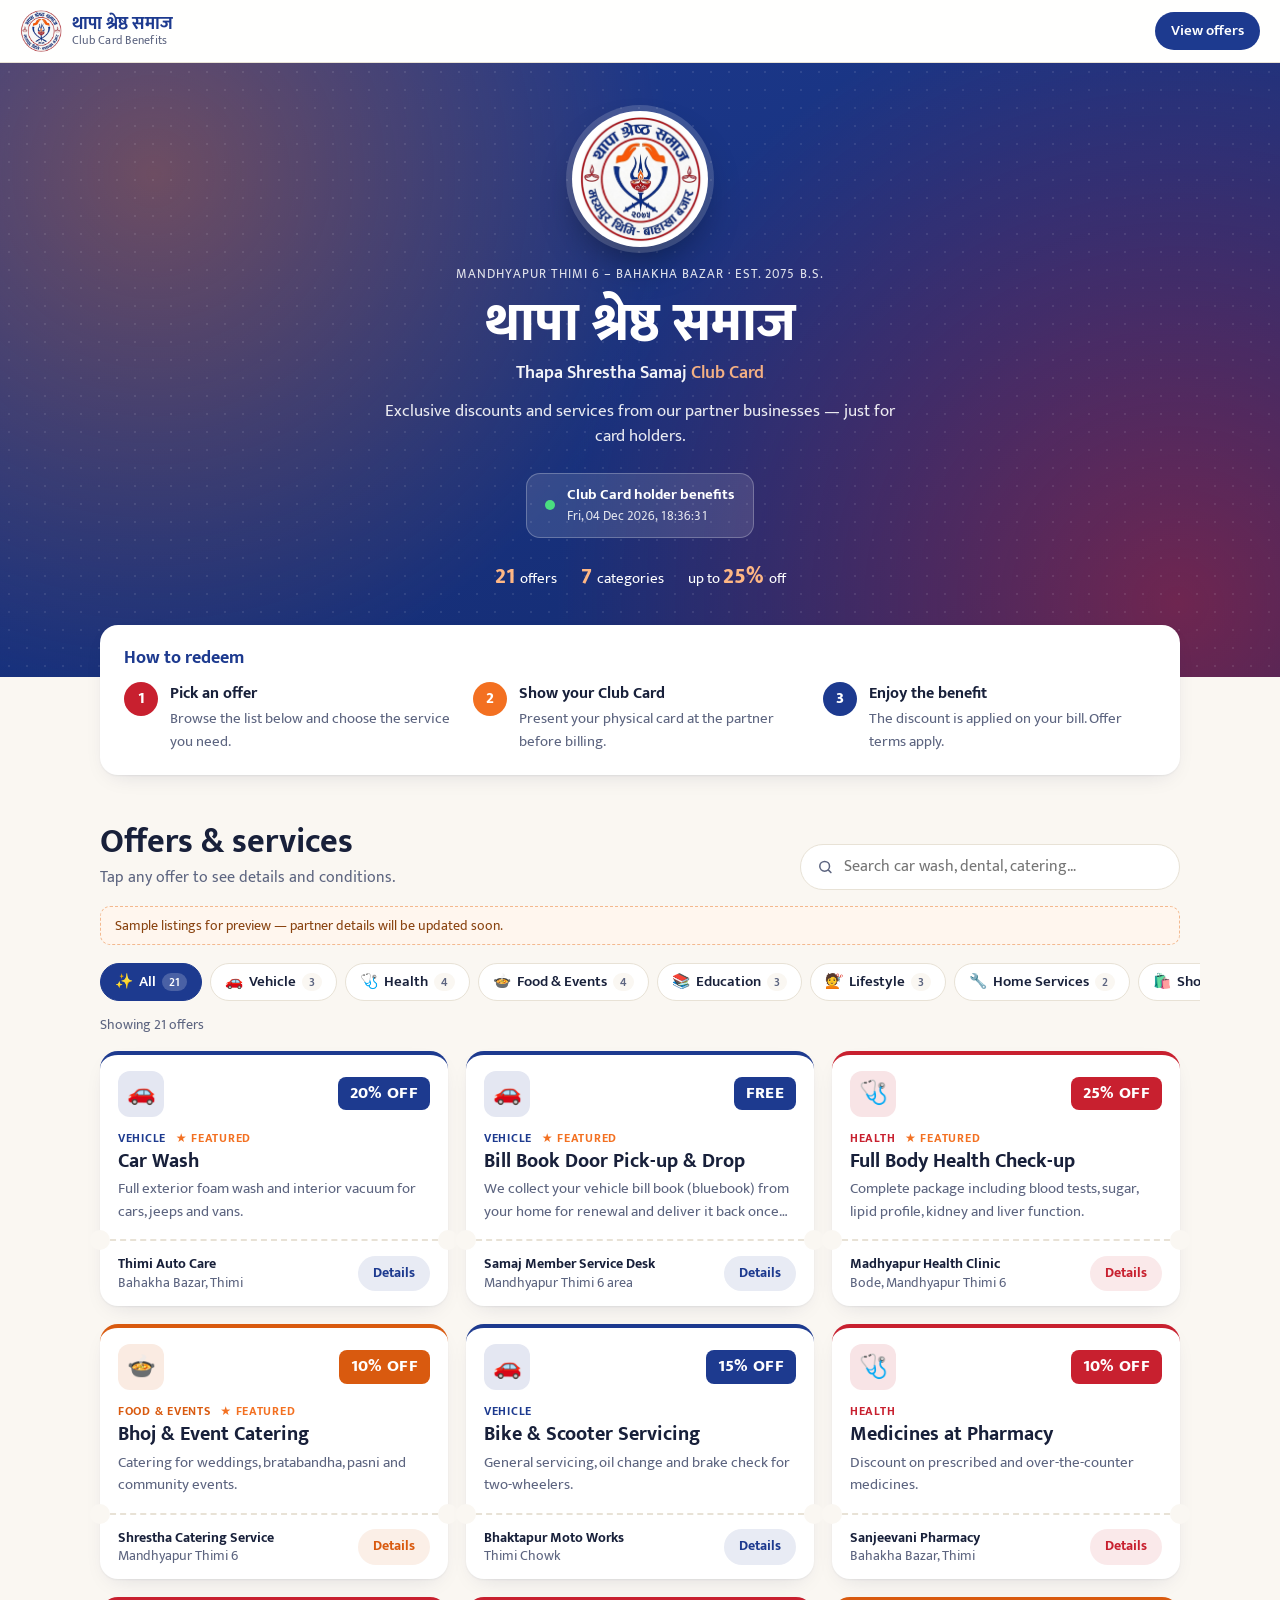
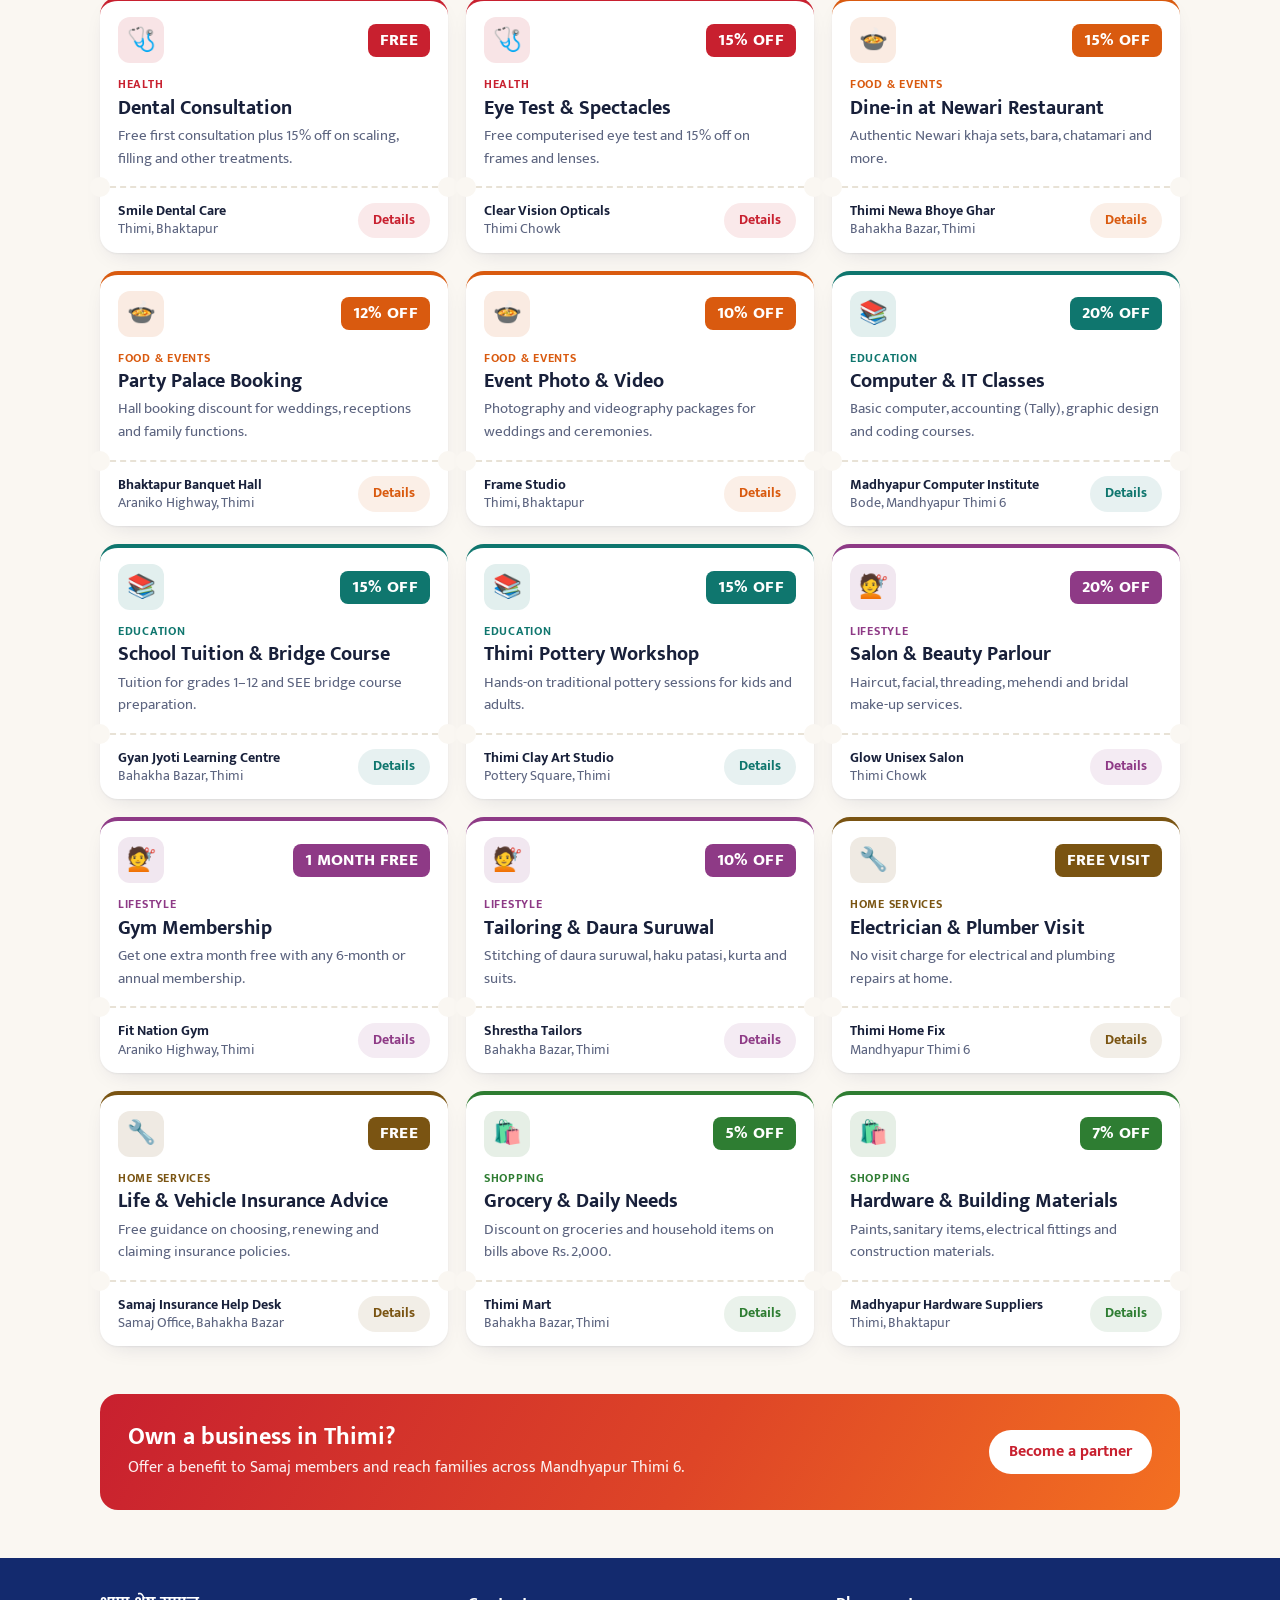
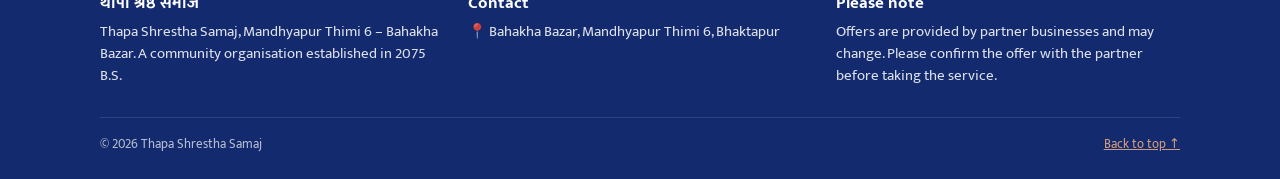
<file: index.html>
<!DOCTYPE html>
<html lang="en">
<head>
  <meta charset="utf-8">
  <meta name="viewport" content="width=device-width, initial-scale=1">
  <title>Thapa Shrestha Samaj</title>
  <!-- Until a main society website exists, send visitors to the Club Card offers page. -->
  <meta http-equiv="refresh" content="0; url=offers/">
  <link rel="canonical" href="offers/">
  <link rel="icon" href="offers/assets/logo.png">
  <script>location.replace('offers/' + location.search + location.hash);</script>
  <style>
    body { margin: 0; min-height: 100vh; display: grid; place-items: center; font-family: system-ui, sans-serif; background: #faf7f2; color: #18203a; }
    a { color: #1d3a8f; font-weight: 600; }
  </style>
</head>
<body>
  <p>Opening Club Card offers… <a href="offers/">Continue</a></p>
</body>
</html>
</file>
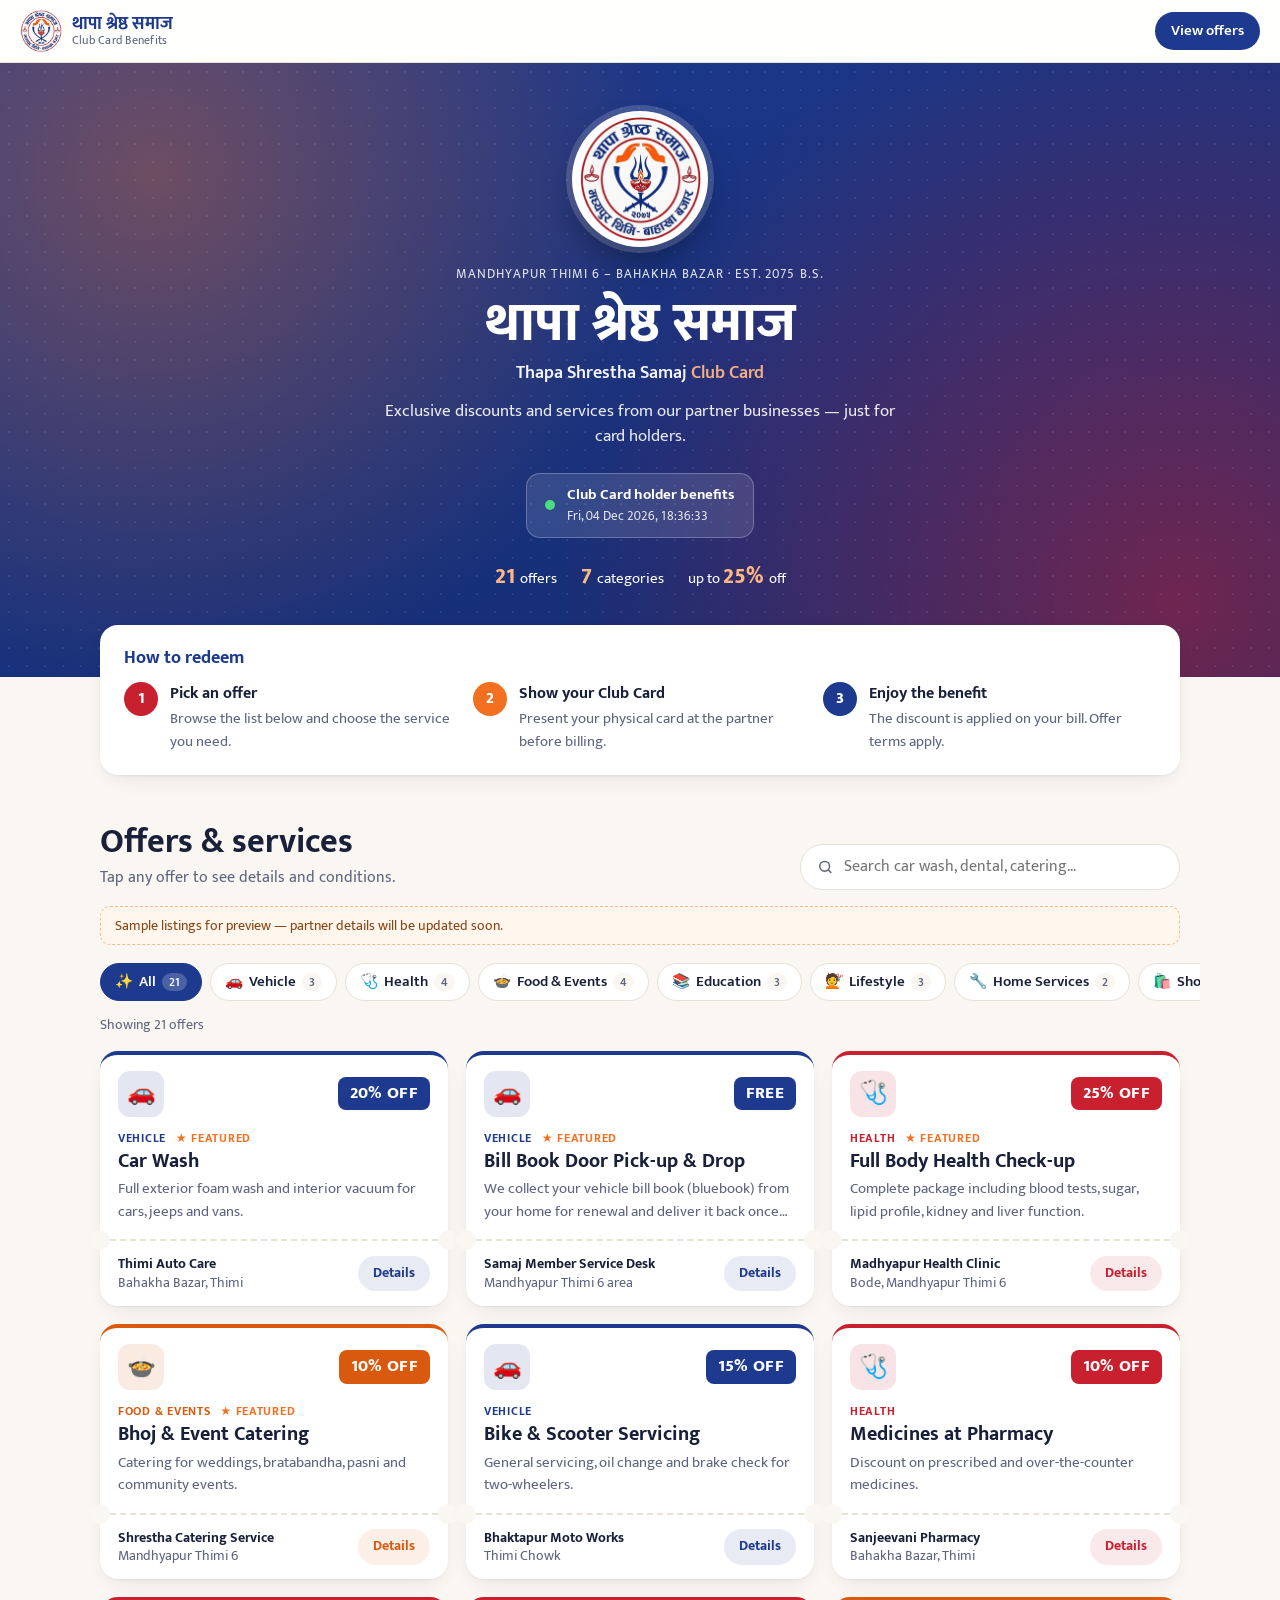
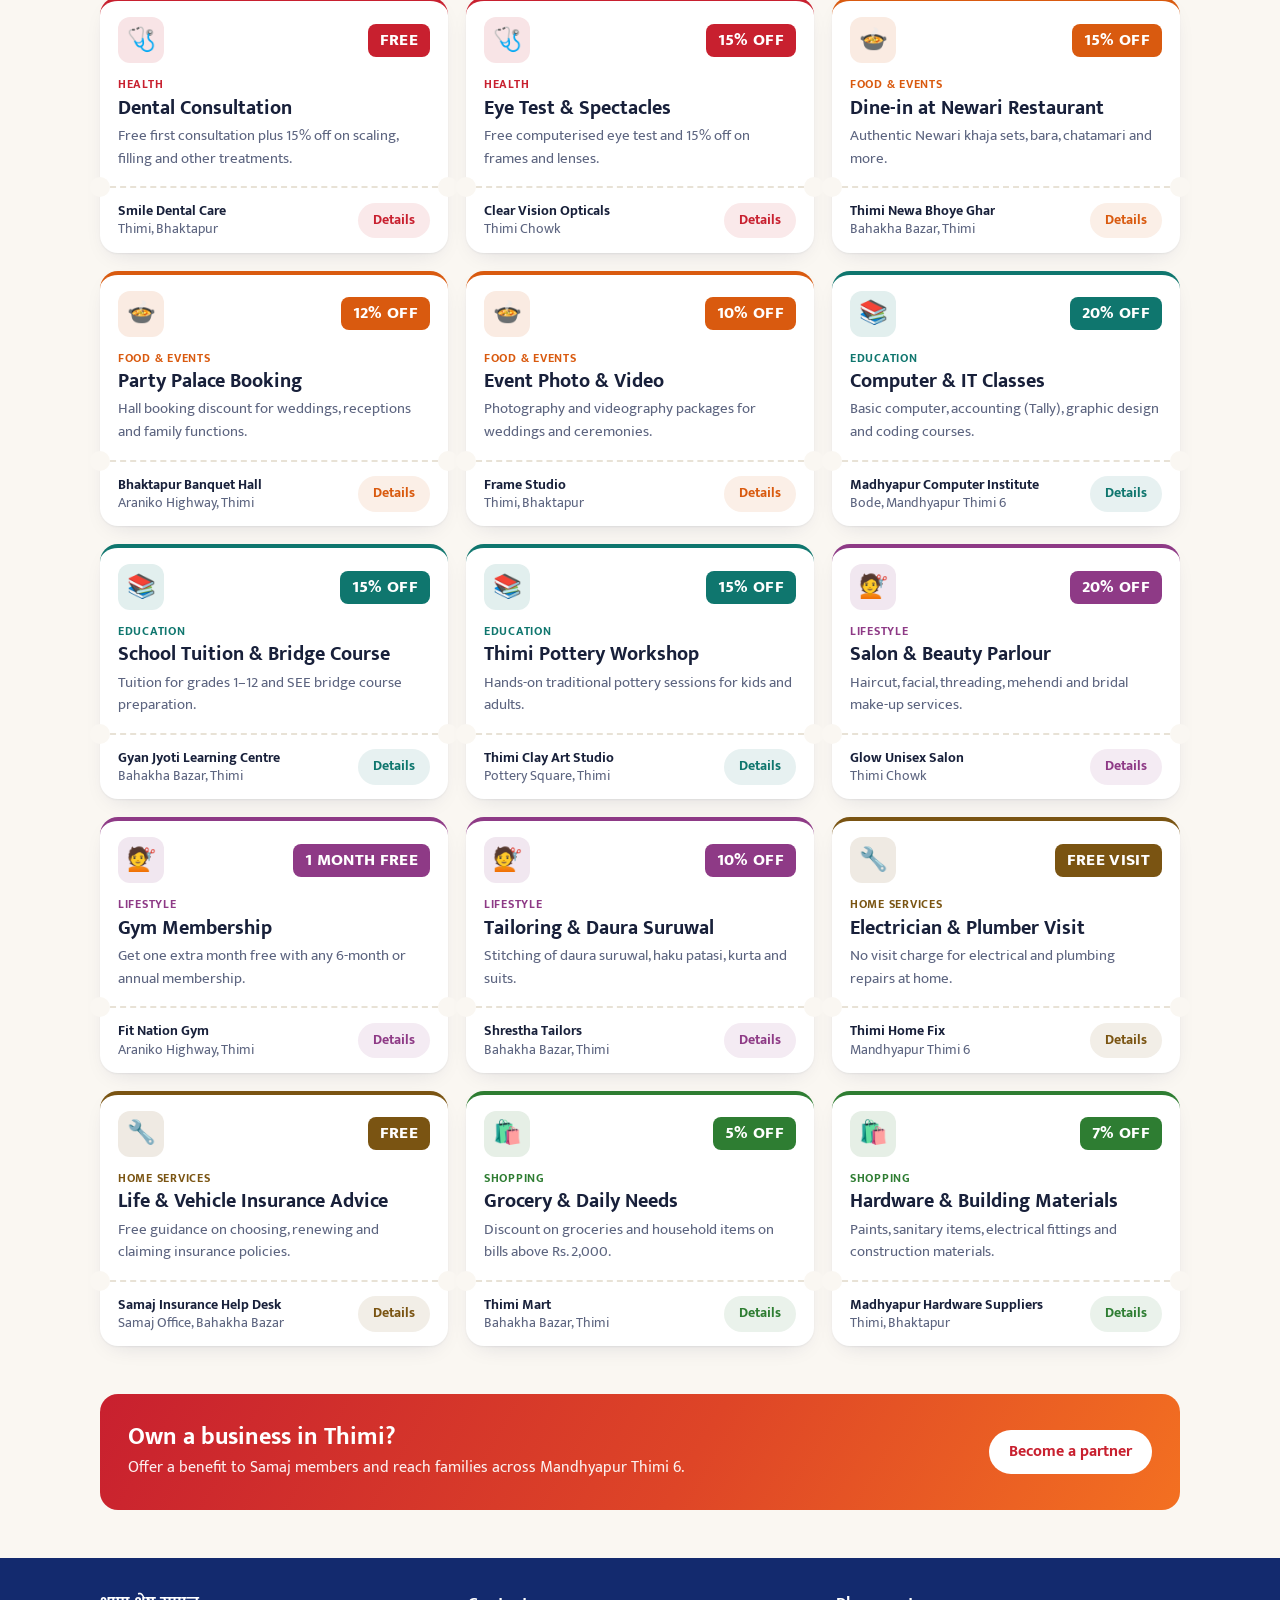
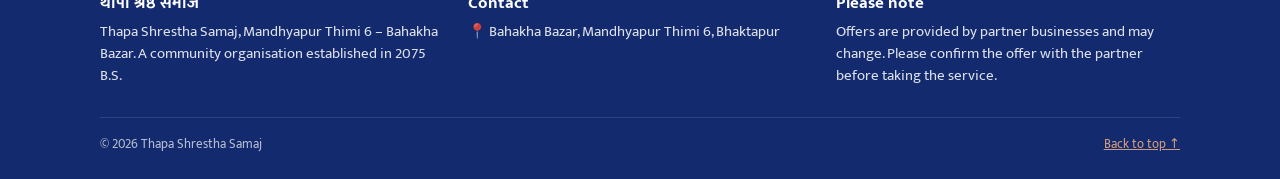
<file: offers/index.html>
<!DOCTYPE html>
<html lang="en">
<head>
  <meta charset="utf-8">
  <meta name="viewport" content="width=device-width, initial-scale=1">
  <title>Thapa Shrestha Samaj · Club Card Benefits</title>
  <meta name="description" content="Discounts, services and offers available to Thapa Shrestha Samaj Club Card holders in Mandhyapur Thimi 6 – Bahakha Bazar.">
  <meta name="theme-color" content="#1d3a8f">
  <meta property="og:title" content="Thapa Shrestha Samaj · Club Card Benefits">
  <meta property="og:description" content="Exclusive discounts and services for Club Card holders.">
  <meta property="og:image" content="assets/logo.png">
  <link rel="icon" href="assets/logo.png">
  <link rel="apple-touch-icon" href="assets/logo.png">
  <link rel="preconnect" href="https://fonts.googleapis.com">
  <link rel="preconnect" href="https://fonts.gstatic.com" crossorigin>
  <link href="https://fonts.googleapis.com/css2?family=Mukta:wght@400;500;600;700;800&display=swap" rel="stylesheet">
  <link rel="stylesheet" href="css/style.css">
</head>
<body>
  <header class="topbar">
    <a class="brand" href="#top">
      <img class="brand-logo" src="assets/logo.png" alt="" onerror="this.onerror=null;this.src='assets/logo-placeholder.svg'">
      <span class="brand-text">
        <strong lang="ne">थापा श्रेष्ठ समाज</strong>
        <small>Club Card Benefits</small>
      </span>
    </a>
    <a class="topbar-link" href="#offers">View offers</a>
  </header>

  <main id="top">
    <section class="hero">
      <div class="hero-inner">
        <div class="hero-logo">
          <img src="assets/logo.png" alt="Thapa Shrestha Samaj logo" onerror="this.onerror=null;this.src='assets/logo-placeholder.svg'">
        </div>
        <p class="eyebrow">Mandhyapur Thimi 6 – Bahakha Bazar · Est. 2075 B.S.</p>
        <h1 lang="ne">थापा श्रेष्ठ समाज</h1>
        <p class="hero-sub">Thapa Shrestha Samaj <span>Club Card</span></p>
        <p class="lead">Exclusive discounts and services from our partner businesses — just for card holders.</p>

        <div class="live-pass">
          <span class="pulse" aria-hidden="true"></span>
          <div>
            <strong id="member-line">Club Card holder benefits</strong>
            <span id="clock">&nbsp;</span>
          </div>
        </div>

        <ul class="stats">
          <li><strong id="stat-offers">0</strong> offers</li>
          <li><strong id="stat-cats">0</strong> categories</li>
          <li>up to <strong id="stat-max">0%</strong> off</li>
        </ul>
      </div>
    </section>

    <section class="section how" aria-labelledby="how-title">
      <div class="how-card">
        <h2 id="how-title">How to redeem</h2>
        <ol class="steps">
          <li><span>1</span><div><strong>Pick an offer</strong><p>Browse the list below and choose the service you need.</p></div></li>
          <li><span>2</span><div><strong>Show your Club Card</strong><p>Present your physical card at the partner before billing.</p></div></li>
          <li><span>3</span><div><strong>Enjoy the benefit</strong><p>The discount is applied on your bill. Offer terms apply.</p></div></li>
        </ol>
      </div>
    </section>

    <section id="offers" class="section offers" aria-labelledby="offers-title">
      <div class="offers-head">
        <div>
          <h2 id="offers-title">Offers &amp; services</h2>
          <p>Tap any offer to see details and conditions.</p>
        </div>
        <label class="search">
          <svg width="18" height="18" viewBox="0 0 24 24" fill="none" stroke="currentColor" stroke-width="2.2" stroke-linecap="round" aria-hidden="true"><circle cx="11" cy="11" r="7"/><path d="m20 20-3.5-3.5"/></svg>
          <span class="sr-only">Search offers</span>
          <input id="search" type="search" placeholder="Search car wash, dental, catering…" autocomplete="off">
        </label>
      </div>

      <p id="sample-notice" class="sample-notice" hidden>Sample listings for preview — partner details will be updated soon.</p>

      <div id="chips" class="chips" aria-label="Filter by category"></div>
      <p id="result-count" class="result-count" aria-live="polite"></p>

      <div id="grid" class="grid"></div>

      <div id="empty" class="empty" hidden>
        <p class="empty-icon" aria-hidden="true">🔍</p>
        <p><strong>No offers found.</strong><br>Try a different word or category.</p>
        <button type="button" id="reset" class="btn-outline">Show all offers</button>
      </div>
    </section>

    <section class="section cta-wrap">
      <div class="cta">
        <div>
          <h2>Own a business in Thimi?</h2>
          <p>Offer a benefit to Samaj members and reach families across Mandhyapur Thimi 6.</p>
        </div>
        <a class="btn" href="#contact">Become a partner</a>
      </div>
    </section>
  </main>

  <footer id="contact">
    <div class="footer-grid">
      <div>
        <h3 lang="ne">थापा श्रेष्ठ समाज</h3>
        <p>Thapa Shrestha Samaj, Mandhyapur Thimi 6 – Bahakha Bazar. A community organisation established in 2075 B.S.</p>
      </div>
      <div>
        <h3>Contact</h3>
        <div id="contact-list"></div>
      </div>
      <div>
        <h3>Please note</h3>
        <p>Offers are provided by partner businesses and may change. Please confirm the offer with the partner before taking the service.</p>
      </div>
    </div>
    <div class="footer-bottom">
      <span>© <span id="year"></span> Thapa Shrestha Samaj</span>
      <a href="#top">Back to top ↑</a>
    </div>
  </footer>

  <dialog id="offer-dialog" aria-labelledby="dlg-title">
    <div id="dlg-content"></div>
  </dialog>

  <script src="js/offers.js"></script>
  <script src="js/app.js"></script>
</body>
</html>
</file>
<file: offers/css/style.css>
:root {
  --navy: #1d3a8f;
  --navy-2: #132a6e;
  --red: #c8202f;
  --orange: #f37021;
  --bg: #faf7f2;
  --surface: #ffffff;
  --ink: #18203a;
  --muted: #5d6580;
  --line: #e8e2d6;
  --radius: 18px;
  --shadow: 0 1px 2px rgba(20, 30, 70, .06), 0 8px 24px -12px rgba(20, 30, 70, .18);
}

* { box-sizing: border-box; }
html { scroll-behavior: smooth; scroll-padding-top: 72px; }
body {
  margin: 0;
  font-family: "Mukta", system-ui, -apple-system, "Segoe UI", sans-serif;
  color: var(--ink);
  background: var(--bg);
  line-height: 1.5;
  -webkit-font-smoothing: antialiased;
}
img { max-width: 100%; display: block; }
h1, h2, h3, h4 { line-height: 1.15; margin: 0; }
a { color: var(--navy); }
[hidden] { display: none !important; }
.sr-only { position: absolute; width: 1px; height: 1px; overflow: hidden; clip: rect(0 0 0 0); white-space: nowrap; }
.section { max-width: 1120px; margin: 0 auto; padding: 40px 20px; }

/* ── Top bar ─────────────────────────────────────────────── */
.topbar {
  position: sticky; top: 0; z-index: 20;
  display: flex; align-items: center; justify-content: space-between; gap: 12px;
  padding: 10px 20px;
  background: rgba(255, 255, 255, .92);
  backdrop-filter: blur(10px); -webkit-backdrop-filter: blur(10px);
  border-bottom: 1px solid var(--line);
}
.brand { display: flex; align-items: center; gap: 10px; text-decoration: none; color: var(--ink); }
.brand-logo { width: 42px; height: 42px; border-radius: 50%; object-fit: contain; background: #fff; }
.brand-text { display: flex; flex-direction: column; line-height: 1.1; }
.brand-text strong { font-size: 1.1rem; color: var(--navy); }
.brand-text small { font-size: .78rem; color: var(--muted); letter-spacing: .02em; }
.topbar-link {
  font-weight: 600; font-size: .92rem; text-decoration: none;
  padding: 8px 16px; border-radius: 999px; background: var(--navy); color: #fff;
}

/* ── Hero ────────────────────────────────────────────────── */
.hero {
  position: relative; overflow: hidden; color: #fff; text-align: center;
  padding: 48px 20px 84px;
  background:
    radial-gradient(circle at 12% 18%, rgba(243, 112, 33, .38), transparent 42%),
    radial-gradient(circle at 92% 88%, rgba(200, 32, 47, .5), transparent 48%),
    linear-gradient(160deg, var(--navy) 0%, var(--navy-2) 100%);
}
.hero::after {
  content: ""; position: absolute; inset: 0; pointer-events: none;
  background-image: radial-gradient(rgba(255, 255, 255, .09) 1px, transparent 1px);
  background-size: 18px 18px;
}
.hero-inner { position: relative; z-index: 1; max-width: 720px; margin: 0 auto; }
.hero-logo {
  width: 136px; height: 136px; margin: 0 auto 18px; padding: 5px;
  border-radius: 50%; background: #fff;
  box-shadow: 0 0 0 6px rgba(255, 255, 255, .16), 0 20px 40px -10px rgba(0, 0, 0, .45);
}
.hero-logo img { width: 100%; height: 100%; object-fit: contain; border-radius: 50%; }
.eyebrow { margin: 0 0 8px; font-size: .82rem; letter-spacing: .08em; text-transform: uppercase; opacity: .85; }
.hero h1 { font-size: clamp(2.2rem, 8vw, 3.4rem); font-weight: 800; }
.hero-sub { margin: 4px 0 0; font-size: 1.15rem; font-weight: 600; opacity: .95; }
.hero-sub span { color: #ffb784; }
.lead { margin: 12px auto 24px; max-width: 520px; font-size: 1.05rem; opacity: .9; }

.live-pass {
  display: inline-flex; align-items: center; gap: 12px; text-align: left;
  padding: 10px 18px; border-radius: 14px;
  background: rgba(255, 255, 255, .12); border: 1px solid rgba(255, 255, 255, .25);
}
.live-pass strong { display: block; font-size: .95rem; }
#clock { display: block; font-size: .82rem; opacity: .85; font-variant-numeric: tabular-nums; }
.pulse {
  flex: none; width: 10px; height: 10px; border-radius: 50%; background: #4ade80;
  animation: pulse 1.8s infinite;
}
@keyframes pulse {
  0% { box-shadow: 0 0 0 0 rgba(74, 222, 128, .7); }
  70%, 100% { box-shadow: 0 0 0 10px rgba(74, 222, 128, 0); }
}
.stats {
  list-style: none; margin: 22px 0 0; padding: 0;
  display: flex; justify-content: center; flex-wrap: wrap; gap: 6px 24px;
  font-size: .95rem;
}
.stats strong { font-size: 1.4rem; font-weight: 800; color: #ffb784; margin-right: 2px; }

/* ── How to redeem ───────────────────────────────────────── */
.how { margin-top: -52px; position: relative; z-index: 2; padding-top: 0; padding-bottom: 8px; }
.how-card { background: var(--surface); border-radius: var(--radius); box-shadow: var(--shadow); padding: 22px 24px; }
.how h2 { font-size: 1.15rem; color: var(--navy); }
.steps {
  list-style: none; margin: 14px 0 0; padding: 0;
  display: grid; gap: 16px; grid-template-columns: repeat(auto-fit, minmax(230px, 1fr));
}
.steps li { display: flex; gap: 12px; align-items: flex-start; }
.steps li > span {
  flex: none; width: 34px; height: 34px; border-radius: 50%;
  display: grid; place-items: center; font-weight: 800; color: #fff; background: var(--red);
}
.steps li:nth-child(2) > span { background: var(--orange); }
.steps li:nth-child(3) > span { background: var(--navy); }
.steps strong { display: block; }
.steps p { margin: 2px 0 0; color: var(--muted); font-size: .93rem; }

/* ── Offers toolbar ──────────────────────────────────────── */
.offers-head { display: flex; flex-wrap: wrap; align-items: flex-end; justify-content: space-between; gap: 14px; }
.offers-head h2 { font-size: clamp(1.6rem, 4vw, 2.1rem); }
.offers-head p { margin: 4px 0 0; color: var(--muted); }
.search {
  display: flex; align-items: center; gap: 8px;
  flex: 1 1 280px; max-width: 380px; height: 46px; padding: 0 16px;
  background: #fff; border: 1px solid var(--line); border-radius: 999px; color: var(--muted);
}
.search:focus-within { border-color: var(--navy); box-shadow: 0 0 0 3px rgba(29, 58, 143, .15); }
.search input { border: 0; outline: 0; background: transparent; font: inherit; width: 100%; color: var(--ink); }

.sample-notice {
  margin: 16px 0 0; padding: 8px 14px; border-radius: 10px; font-size: .88rem;
  background: #fff6ee; border: 1px dashed #f3b98f; color: #8a4411;
}

.chips {
  display: flex; gap: 8px; overflow-x: auto;
  margin: 0 -20px; padding: 18px 20px 6px;
  scrollbar-width: none;
}
.chips::-webkit-scrollbar { display: none; }
.chip {
  flex: none; display: inline-flex; align-items: center; gap: 6px; cursor: pointer;
  font: inherit; font-weight: 600; font-size: .92rem; color: var(--ink);
  padding: 7px 14px; border-radius: 999px; border: 1px solid var(--line); background: #fff;
}
.chip:hover { border-color: #cfc6b4; }
.chip em { font-style: normal; font-size: .75rem; padding: 0 7px; border-radius: 999px; background: var(--bg); color: var(--muted); }
.chip[aria-pressed="true"] { background: var(--navy); border-color: var(--navy); color: #fff; }
.chip[aria-pressed="true"] em { background: rgba(255, 255, 255, .2); color: #fff; }
.result-count { color: var(--muted); font-size: .9rem; margin: 8px 0 14px; min-height: 1.35em; }

/* ── Offer coupon cards ──────────────────────────────────── */
.grid { display: grid; gap: 18px; grid-template-columns: repeat(auto-fill, minmax(270px, 1fr)); }
.offer {
  position: relative; display: flex; flex-direction: column; cursor: pointer;
  background: var(--surface); border-radius: var(--radius); box-shadow: var(--shadow);
  border-top: 4px solid var(--accent);
  transition: transform .15s ease, box-shadow .15s ease;
}
.offer:hover { transform: translateY(-3px); box-shadow: 0 1px 2px rgba(20, 30, 70, .06), 0 18px 34px -14px rgba(20, 30, 70, .32); }
.offer-top { display: flex; align-items: center; justify-content: space-between; gap: 10px; padding: 16px 18px 0; }
.offer-icon {
  width: 46px; height: 46px; border-radius: 12px; display: grid; place-items: center; font-size: 1.45rem;
  background: color-mix(in srgb, var(--accent) 12%, #fff);
}
.offer-badge {
  font-weight: 800; font-size: 1.05rem; letter-spacing: .02em; color: #fff;
  background: var(--accent); padding: 4px 12px; border-radius: 8px; white-space: nowrap;
}
.offer-body { padding: 12px 18px 16px; flex: 1; }
.offer-cat { margin: 0 0 3px; font-size: .76rem; font-weight: 700; text-transform: uppercase; letter-spacing: .06em; color: var(--accent); }
.offer-cat b { color: var(--orange); margin-left: 6px; }
.offer h3 { font-size: 1.22rem; font-weight: 700; }
.offer-desc {
  margin: 6px 0 0; color: var(--muted); font-size: .94rem;
  display: -webkit-box; -webkit-line-clamp: 2; -webkit-box-orient: vertical; overflow: hidden;
}
.offer-foot {
  position: relative; display: flex; align-items: center; justify-content: space-between; gap: 10px;
  padding: 14px 18px; border-top: 2px dashed var(--line);
}
.offer-foot::before, .offer-foot::after {
  content: ""; position: absolute; top: -11px; width: 20px; height: 20px; border-radius: 50%; background: var(--bg);
}
.offer-foot::before { left: -10px; }
.offer-foot::after { right: -10px; }
.offer-meta { display: flex; flex-direction: column; min-width: 0; font-size: .88rem; line-height: 1.3; }
.offer-meta strong, .offer-meta span { white-space: nowrap; overflow: hidden; text-overflow: ellipsis; }
.offer-meta span { color: var(--muted); }
.btn-details {
  flex: none; cursor: pointer; font: inherit; font-weight: 700; font-size: .9rem;
  color: var(--accent); background: color-mix(in srgb, var(--accent) 10%, #fff);
  border: 0; border-radius: 999px; padding: 7px 15px;
}

.empty { text-align: center; padding: 40px 20px; color: var(--muted); }
.empty-icon { font-size: 2rem; margin: 0; }

/* ── Buttons ─────────────────────────────────────────────── */
.btn, .btn-primary, .btn-outline {
  display: inline-flex; align-items: center; justify-content: center; gap: 6px;
  font: inherit; font-weight: 700; text-decoration: none; cursor: pointer;
  padding: 10px 20px; border-radius: 999px; border: 0;
}
.btn { background: #fff; color: var(--red); }
.btn-primary { flex: 1; background: var(--navy); color: #fff; }
.btn-outline { background: transparent; color: var(--ink); border: 1.5px solid var(--line); }

/* ── Partner CTA ─────────────────────────────────────────── */
.cta-wrap { padding-top: 8px; padding-bottom: 0; }
.cta {
  display: flex; flex-wrap: wrap; align-items: center; justify-content: space-between; gap: 16px;
  padding: 30px 28px; border-radius: var(--radius); color: #fff;
  background: linear-gradient(120deg, var(--red) 0%, #de4527 55%, var(--orange) 100%);
}
.cta h2 { font-size: 1.5rem; }
.cta p { margin: 4px 0 0; opacity: .92; }

/* ── Footer ──────────────────────────────────────────────── */
footer { margin-top: 48px; background: var(--navy-2); color: rgba(255, 255, 255, .85); padding: 36px 20px 24px; }
.footer-grid { max-width: 1080px; margin: 0 auto; display: grid; gap: 24px; grid-template-columns: repeat(auto-fit, minmax(230px, 1fr)); }
footer h3 { font-size: 1.05rem; color: #fff; margin-bottom: 8px; }
footer p { margin: 0 0 6px; font-size: .92rem; }
footer a { color: #ffb784; }
.footer-bottom {
  max-width: 1080px; margin: 24px auto 0; padding-top: 16px;
  border-top: 1px solid rgba(255, 255, 255, .15);
  display: flex; flex-wrap: wrap; justify-content: space-between; gap: 8px;
  font-size: .84rem; opacity: .8;
}

/* ── Dialog ──────────────────────────────────────────────── */
dialog {
  padding: 0; border: 0; border-radius: 22px; color: var(--ink);
  width: min(520px, calc(100% - 24px)); max-height: calc(100% - 24px);
  box-shadow: 0 30px 60px -20px rgba(0, 0, 0, .45);
}
dialog::backdrop { background: rgba(15, 22, 50, .55); backdrop-filter: blur(3px); }
.dlg-head {
  position: relative; padding: 22px 60px 18px 22px; color: #fff;
  background: linear-gradient(135deg, var(--accent), color-mix(in srgb, var(--accent) 65%, #000));
}
.dlg-close {
  position: absolute; top: 12px; right: 12px; width: 36px; height: 36px;
  border-radius: 50%; border: 0; cursor: pointer; line-height: 1;
  background: rgba(255, 255, 255, .2); color: #fff; font-size: 1.4rem;
}
.dlg-badge { display: inline-block; font-weight: 800; background: #fff; color: var(--accent); padding: 3px 12px; border-radius: 8px; margin-bottom: 10px; }
.dlg-head h3 { font-size: 1.5rem; }
.dlg-head p { margin: 4px 0 0; opacity: .9; }
.dlg-body { padding: 18px 22px 22px; }
.dlg-desc { margin: 0 0 14px; }
.dlg-facts { list-style: none; padding: 0; margin: 0; display: grid; gap: 8px; }
.dlg-facts li { display: flex; gap: 10px; font-size: .95rem; }
.dlg-body h4 { margin: 18px 0 6px; font-size: .78rem; text-transform: uppercase; letter-spacing: .07em; color: var(--muted); }
.terms { margin: 0; padding-left: 20px; color: var(--muted); font-size: .93rem; }
.redeem-note { margin: 16px 0 0; padding: 12px 14px; border-radius: 12px; background: #fff6ee; border: 1px solid #fbd7bb; font-size: .92rem; }
.dlg-actions { display: flex; gap: 10px; margin-top: 16px; }
.dlg-actions .btn-outline { flex: 1; }

/* ── Responsive / accessibility ──────────────────────────── */
@media (max-width: 520px) {
  .topbar-link { display: none; }
  .hero { padding: 36px 18px 80px; }
  .hero-logo { width: 116px; height: 116px; }
  .search { max-width: none; }
  .cta { padding: 24px 20px; }
}
:focus-visible { outline: 3px solid var(--orange); outline-offset: 2px; }
@media (prefers-reduced-motion: reduce) {
  *, *::before, *::after { animation: none !important; transition: none !important; scroll-behavior: auto !important; }
}
</file>
